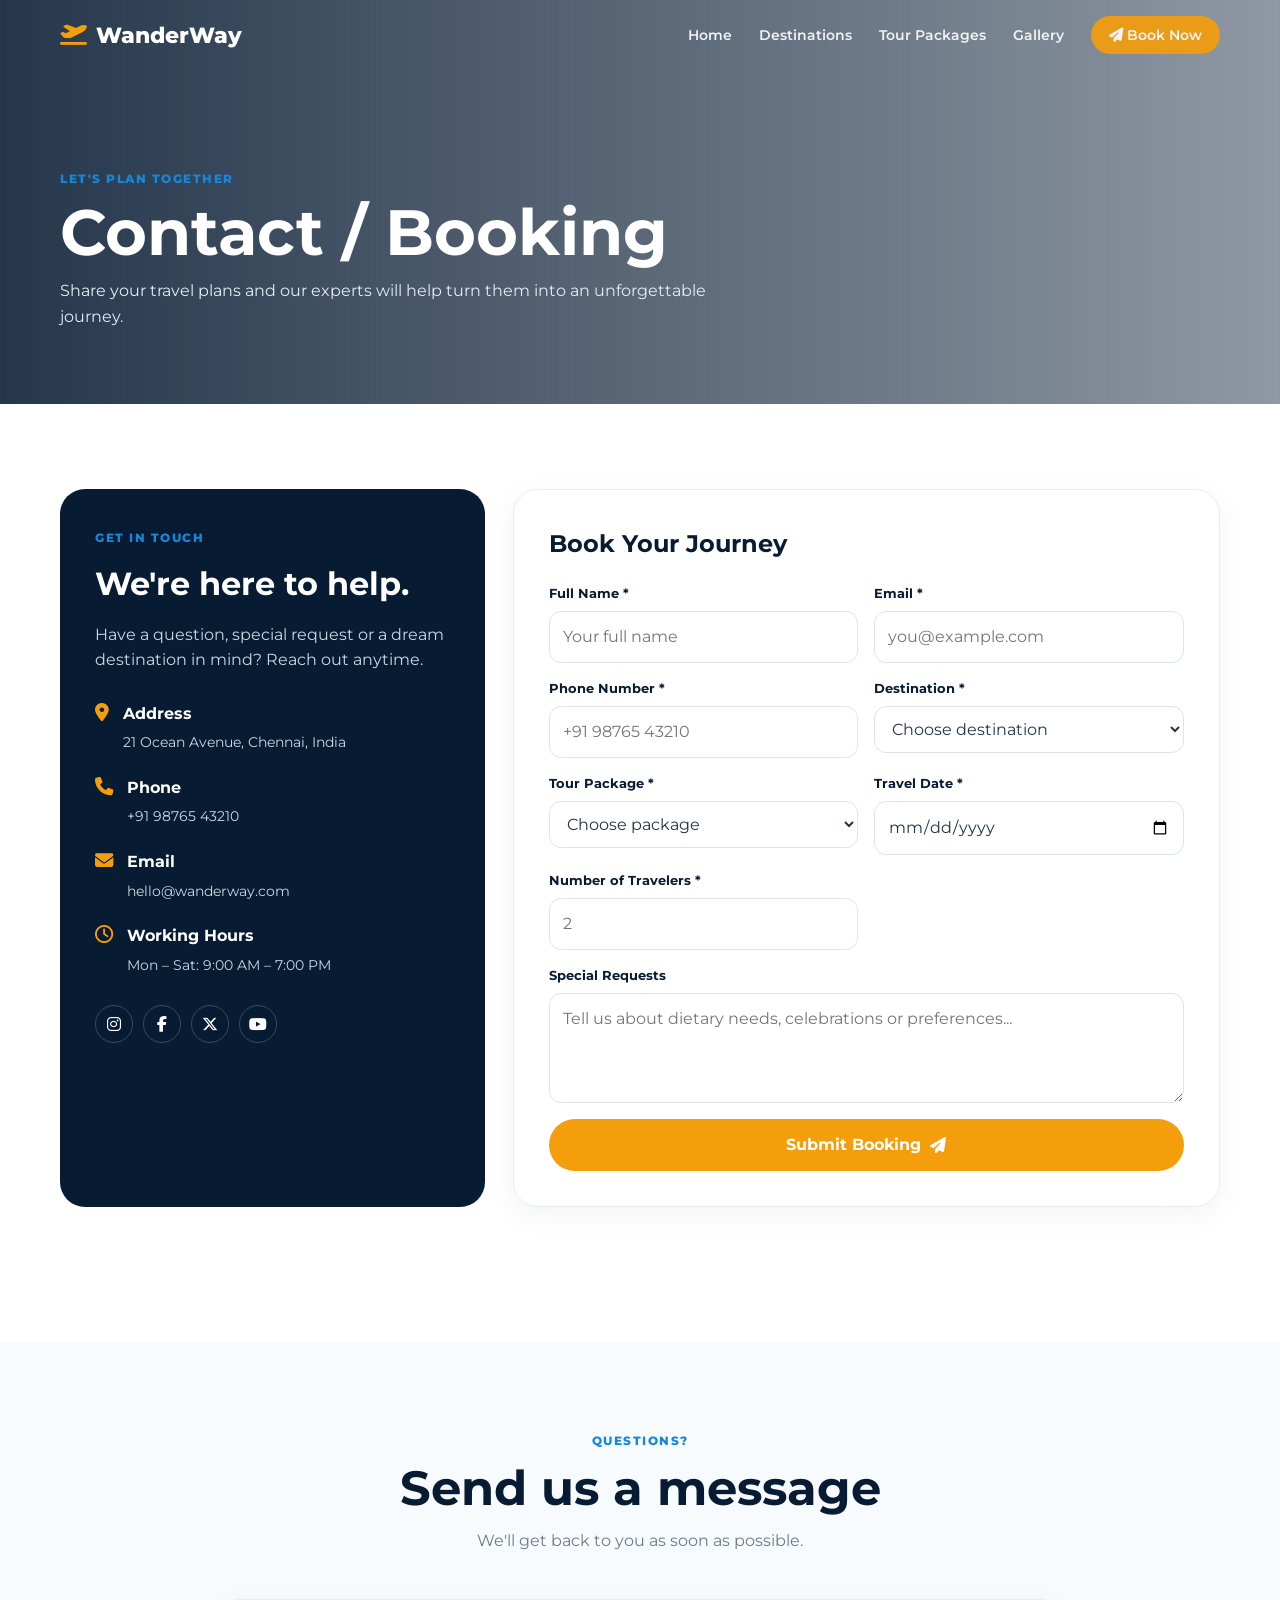
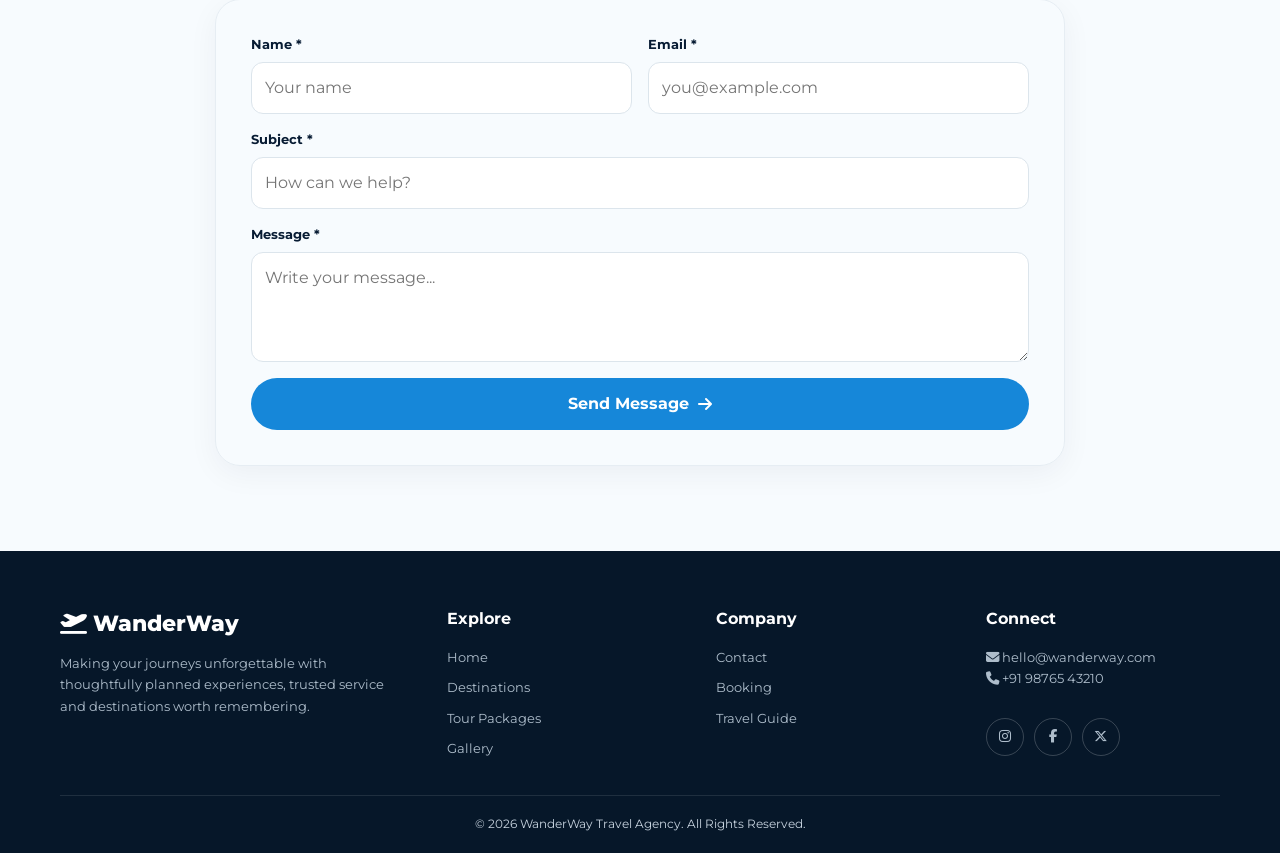
<file: contact.html>
<!DOCTYPE html>
<html lang="en">
<head>
<meta charset="UTF-8">
<meta name="viewport" content="width=device-width, initial-scale=1.0">
<meta name="description" content="WanderWay Travel Agency - unforgettable journeys around the world.">
<title>Contact & Booking | WanderWay</title>
<link rel="preconnect" href="https://fonts.googleapis.com">
<link rel="preconnect" href="https://fonts.gstatic.com" crossorigin>
<link href="https://fonts.googleapis.com/css2?family=Montserrat:wght@400;500;600;700;800&display=swap" rel="stylesheet">
<link rel="stylesheet" href="https://cdnjs.cloudflare.com/ajax/libs/font-awesome/6.5.2/css/all.min.css">
<link rel="stylesheet" href="css/style.css">
</head>
<body>
<header class="site-header">
  <div class="container nav">
    <a class="logo" href="index.html"><i class="fa-solid fa-plane-departure"></i> WanderWay</a>
    <button class="menu-toggle" aria-label="Open navigation"><i class="fa-solid fa-bars"></i></button>
    <ul class="nav-links"><li><a class="" href="index.html">Home</a></li><li><a class="" href="destinations.html">Destinations</a></li><li><a class="" href="packages.html">Tour Packages</a></li><li><a class="" href="gallery.html">Gallery</a></li><li><a class="nav-book" href="contact.html"><i class="fa-solid fa-paper-plane"></i> Book Now</a></li></ul>
  </div>
</header>

<main>
<section class="page-hero"><div class="container reveal"><span class="eyebrow">Let's plan together</span><h1>Contact / Booking</h1><p>Share your travel plans and our experts will help turn them into an unforgettable journey.</p></div></section>
<section class="section" id="booking">
<div class="container contact-layout">
<aside class="contact-info reveal">
  <span class="eyebrow">Get in touch</span><h2>We're here to help.</h2><p>Have a question, special request or a dream destination in mind? Reach out anytime.</p>
  <div class="info-row"><i class="fa-solid fa-location-dot"></i><div><strong>Address</strong><span>21 Ocean Avenue, Chennai, India</span></div></div>
  <div class="info-row"><i class="fa-solid fa-phone"></i><div><strong>Phone</strong><span>+91 98765 43210</span></div></div>
  <div class="info-row"><i class="fa-solid fa-envelope"></i><div><strong>Email</strong><span>hello@wanderway.com</span></div></div>
  <div class="info-row"><i class="fa-regular fa-clock"></i><div><strong>Working Hours</strong><span>Mon – Sat: 9:00 AM – 7:00 PM</span></div></div>
  <div class="socials"><a href="#"><i class="fa-brands fa-instagram"></i></a><a href="#"><i class="fa-brands fa-facebook-f"></i></a><a href="#"><i class="fa-brands fa-x-twitter"></i></a><a href="#"><i class="fa-brands fa-youtube"></i></a></div>
</aside>
<div class="form-card reveal">
  <h2>Book Your Journey</h2>
  <form id="bookingForm">
    <div class="form-grid">
      <div class="form-group"><label>Full Name *</label><input name="name" required placeholder="Your full name"></div>
      <div class="form-group"><label>Email *</label><input name="email" type="email" required placeholder="you@example.com"></div>
      <div class="form-group"><label>Phone Number *</label><input name="phone" required placeholder="+91 98765 43210"></div>
      <div class="form-group"><label>Destination *</label><select name="destination" required><option value="">Choose destination</option><option>Maldives</option><option>Paris</option><option>Dubai</option><option>Bali</option><option>Switzerland</option><option>Tokyo</option><option>New York</option><option>Singapore</option></select></div>
      <div class="form-group"><label>Tour Package *</label><select name="package" required><option value="">Choose package</option><option>Maldives Escape</option><option>Dubai Explorer</option><option>Bali Adventure</option><option>Paris Dream</option><option>Switzerland Experience</option><option>Singapore Discovery</option></select></div>
      <div class="form-group"><label>Travel Date *</label><input name="travelDate" type="date" required></div>
      <div class="form-group"><label>Number of Travelers *</label><input name="travelers" type="number" min="1" max="30" required placeholder="2"></div>
      <div class="form-group full"><label>Special Requests</label><textarea name="requests" placeholder="Tell us about dietary needs, celebrations or preferences..."></textarea></div>
      <div class="form-group full"><button class="btn btn-primary" type="submit">Submit Booking <i class="fa-solid fa-paper-plane"></i></button></div>
    </div>
  </form>
  <div class="success" id="bookingSuccess">🎉 Booking request submitted successfully! Our travel expert will contact you shortly.</div>
</div>
</div></section>

<section class="section small-contact" style="background:#f7fbfe">
<div class="container">
<div class="section-head reveal"><span class="eyebrow">Questions?</span><h2>Send us a message</h2><p>We'll get back to you as soon as possible.</p></div>
<div class="form-card reveal">
<form id="contactForm"><div class="form-grid">
<div class="form-group"><label>Name *</label><input required name="name" placeholder="Your name"></div>
<div class="form-group"><label>Email *</label><input required type="email" name="email" placeholder="you@example.com"></div>
<div class="form-group full"><label>Subject *</label><input required name="subject" placeholder="How can we help?"></div>
<div class="form-group full"><label>Message *</label><textarea required name="message" placeholder="Write your message..."></textarea></div>
<div class="form-group full"><button class="btn btn-blue" type="submit">Send Message <i class="fa-solid fa-arrow-right"></i></button></div>
</div></form>
<div class="success" id="contactSuccess">✓ Message sent successfully! We'll get back to you soon.</div>
</div></div></section>
</main>

<footer>
  <div class="container">
    <div class="footer-grid">
      <div>
        <div class="footer-logo"><i class="fa-solid fa-plane-departure"></i> WanderWay</div>
        <p>Making your journeys unforgettable with thoughtfully planned experiences, trusted service and destinations worth remembering.</p>
      </div>
      <div>
        <h4>Explore</h4>
        <div class="footer-links">
          <a href="index.html">Home</a><a href="destinations.html">Destinations</a>
          <a href="packages.html">Tour Packages</a><a href="gallery.html">Gallery</a>
        </div>
      </div>
      <div>
        <h4>Company</h4>
        <div class="footer-links"><a href="contact.html">Contact</a><a href="contact.html#booking">Booking</a><a href="destinations.html">Travel Guide</a></div>
      </div>
      <div>
        <h4>Connect</h4>
        <p><i class="fa-solid fa-envelope"></i> hello@wanderway.com</p>
        <p><i class="fa-solid fa-phone"></i> +91 98765 43210</p>
        <div class="socials">
          <a href="#" aria-label="Instagram"><i class="fa-brands fa-instagram"></i></a>
          <a href="#" aria-label="Facebook"><i class="fa-brands fa-facebook-f"></i></a>
          <a href="#" aria-label="Twitter"><i class="fa-brands fa-x-twitter"></i></a>
        </div>
      </div>
    </div>
    <div class="copyright">© 2026 WanderWay Travel Agency. All Rights Reserved.</div>
  </div>
</footer>
<button class="to-top" aria-label="Scroll to top"><i class="fa-solid fa-arrow-up"></i></button>
<script src="js/script.js"></script>
</body>
</html>
</file>
<file: css/style.css>
@import url('https://fonts.googleapis.com/css2?family=Montserrat:wght@400;500;600;700;800&display=swap');

:root{
  --navy:#071b33; --blue:#1687d9; --sky:#eaf6ff; --orange:#f59e0b;
  --white:#fff; --text:#243447; --muted:#6b7a8c; --border:#e6edf3;
  --shadow:0 15px 40px rgba(7,27,51,.10); --radius:22px;
}
*{box-sizing:border-box;margin:0;padding:0}
html{scroll-behavior:smooth}
body{font-family:'Montserrat',sans-serif;color:var(--text);background:#fff;line-height:1.6;overflow-x:hidden}
a{text-decoration:none;color:inherit}
img{display:block;width:100%;object-fit:cover}
button,input,select,textarea{font:inherit}
.container{width:min(1160px,92%);margin:auto}
.section{padding:85px 0}
.section-head{text-align:center;max-width:700px;margin:0 auto 45px}
.section-head .eyebrow,.eyebrow{display:inline-block;color:var(--blue);font-size:.78rem;font-weight:800;letter-spacing:1.5px;text-transform:uppercase;margin-bottom:10px}
.section-head h2{font-size:clamp(2rem,4vw,3rem);line-height:1.15;color:var(--navy);margin-bottom:12px}
.section-head p{color:var(--muted)}
.btn{display:inline-flex;align-items:center;justify-content:center;gap:9px;border:0;border-radius:999px;padding:13px 21px;font-weight:700;cursor:pointer;transition:.25s}
.btn-primary{background:var(--orange);color:#fff}.btn-primary:hover{transform:translateY(-3px);box-shadow:0 12px 25px rgba(245,158,11,.25)}
.btn-outline{border:1.5px solid rgba(255,255,255,.6);color:#fff;background:transparent}.btn-outline:hover{background:#fff;color:var(--navy)}
.btn-blue{background:var(--blue);color:#fff}.btn-blue:hover{transform:translateY(-3px)}
.btn-light{background:#fff;color:var(--navy);box-shadow:var(--shadow)}

.site-header{position:fixed;top:0;left:0;width:100%;z-index:1000;padding:18px 0;transition:.3s}
.site-header.scrolled{background:rgba(7,27,51,.96);padding:11px 0;box-shadow:0 5px 25px rgba(0,0,0,.12)}
.nav{display:flex;align-items:center;justify-content:space-between}
.logo{display:flex;align-items:center;gap:9px;color:#fff;font-size:1.35rem;font-weight:800}
.logo i{color:var(--orange)}
.nav-links{display:flex;align-items:center;gap:27px;list-style:none;color:#fff;font-size:.9rem;font-weight:600}
.nav-links a{opacity:.9;transition:.2s}.nav-links a:hover,.nav-links a.active{color:#ffd38a;opacity:1}
.nav-links .nav-book{background:var(--orange);padding:10px 18px;border-radius:999px;color:#fff}
.menu-toggle{display:none;color:#fff;background:none;border:0;font-size:1.4rem;cursor:pointer}

.hero{min-height:760px;display:grid;place-items:center;color:#fff;position:relative;background:
linear-gradient(90deg,rgba(3,20,39,.82),rgba(3,20,39,.28)),
url('https://images.unsplash.com/photo-1500530855697-b586d89ba3ee?auto=format&fit=crop&w=2000&q=85') center/cover}
.hero-content{padding-top:70px;max-width:800px}.hero h1{font-size:clamp(2.8rem,7vw,5.5rem);line-height:1.02;margin:13px 0 20px}.hero p{font-size:1.08rem;max-width:650px;color:#e7eef5;margin-bottom:30px}
.hero-actions{display:flex;gap:12px;flex-wrap:wrap}
.travel-search{background:#fff;border-radius:18px;padding:13px;display:grid;grid-template-columns:1.2fr 1fr .8fr auto;gap:8px;margin-top:45px;box-shadow:0 20px 45px rgba(0,0,0,.2)}
.search-field{display:flex;align-items:center;gap:9px;padding:10px 13px;border-right:1px solid var(--border);color:var(--muted)}
.search-field i{color:var(--blue)}.search-field input{width:100%;border:0;outline:0;color:var(--text)}
.travel-search .btn{border-radius:12px}

.cards{display:grid;grid-template-columns:repeat(4,1fr);gap:22px}
.card{background:#fff;border:1px solid var(--border);border-radius:var(--radius);overflow:hidden;box-shadow:0 8px 25px rgba(7,27,51,.05);transition:.3s}
.card:hover{transform:translateY(-7px);box-shadow:var(--shadow)}
.destination-card .image-wrap{height:230px;overflow:hidden;position:relative}.destination-card img{height:100%;transition:.5s}.destination-card:hover img{transform:scale(1.06)}
.card-body{padding:20px}.card-body h3{color:var(--navy);margin-bottom:7px}.card-body p{color:var(--muted);font-size:.88rem;margin-bottom:14px}
.card-meta{display:flex;justify-content:space-between;align-items:center;font-size:.82rem}.price{font-weight:800;color:var(--navy)}.rating{color:#e89b00;font-weight:700}
.feature-grid{display:grid;grid-template-columns:repeat(4,1fr);gap:20px}.feature{padding:28px 22px;border:1px solid var(--border);border-radius:20px;text-align:center;background:#fff}.feature i{font-size:1.8rem;color:var(--blue);margin-bottom:13px}.feature h3{font-size:1rem;color:var(--navy);margin-bottom:7px}.feature p{font-size:.83rem;color:var(--muted)}
.split-banner{background:var(--navy);color:#fff;border-radius:30px;overflow:hidden;display:grid;grid-template-columns:1fr 1fr;box-shadow:var(--shadow)}.split-banner img{height:100%;min-height:370px}.split-copy{padding:55px}.split-copy h2{font-size:clamp(2rem,4vw,3rem);line-height:1.1;margin:10px 0 15px}.split-copy p{color:#c9d5e2;margin-bottom:25px}
.testimonials{display:grid;grid-template-columns:repeat(3,1fr);gap:22px}.testimonial{padding:27px;border-radius:20px;background:#f7fbfe}.person{display:flex;align-items:center;gap:12px;margin-top:18px}.person img{width:45px;height:45px;border-radius:50%}.stars{color:#f5a400;letter-spacing:2px;font-size:.85rem;margin-bottom:12px}
.cta{background:linear-gradient(135deg,var(--blue),#075a9b);color:#fff;border-radius:30px;text-align:center;padding:65px 25px}.cta h2{font-size:clamp(2rem,4vw,3.2rem);margin-bottom:10px}.cta p{margin-bottom:24px;color:#dcefff}

.page-hero{padding:165px 0 75px;background:linear-gradient(90deg,rgba(7,27,51,.88),rgba(7,27,51,.45)),url('https://images.unsplash.com/photo-1469474968028-56623f02e42e?auto=format&fit=crop&w=1800&q=85') center/cover;color:#fff}.page-hero h1{font-size:clamp(2.5rem,6vw,4rem);line-height:1.05}.page-hero p{margin-top:12px;color:#e3edf6;max-width:650px}
.filters{display:flex;justify-content:center;gap:10px;flex-wrap:wrap;margin-bottom:35px}.filter-btn{border:1px solid var(--border);background:#fff;color:var(--muted);padding:10px 18px;border-radius:999px;cursor:pointer;font-weight:600}.filter-btn.active,.filter-btn:hover{background:var(--navy);color:#fff;border-color:var(--navy)}
.destination-grid,.package-grid{display:grid;grid-template-columns:repeat(3,1fr);gap:25px}
.destination-item .image-wrap{height:245px;position:relative;overflow:hidden}.destination-item img{height:100%;transition:.5s}.destination-item:hover img{transform:scale(1.07)}
.badge{position:absolute;top:15px;left:15px;background:#fff;color:var(--navy);padding:6px 11px;border-radius:999px;font-size:.72rem;font-weight:800}
.package-card{position:relative}.package-card .image-wrap{height:230px;overflow:hidden}.package-card img{height:100%}.package-card .card-body{padding:22px}.package-top{display:flex;justify-content:space-between;gap:12px}.package-top h3{font-size:1.15rem}.days{color:var(--blue);font-size:.76rem;font-weight:800}.includes{display:flex;flex-wrap:wrap;gap:8px;margin:15px 0}.includes span{background:var(--sky);color:#17618f;padding:6px 9px;border-radius:8px;font-size:.72rem}.package-bottom{display:flex;align-items:center;justify-content:space-between;border-top:1px solid var(--border);padding-top:15px}

.gallery-grid{display:grid;grid-template-columns:repeat(4,1fr);grid-auto-rows:190px;gap:14px}.gallery-item{border-radius:18px;overflow:hidden;cursor:pointer;position:relative}.gallery-item:nth-child(3n+1){grid-row:span 2}.gallery-item img{height:100%;transition:.45s}.gallery-item:hover img{transform:scale(1.07)}.gallery-overlay{position:absolute;inset:0;background:linear-gradient(transparent,rgba(0,0,0,.55));opacity:0;transition:.3s}.gallery-item:hover .gallery-overlay{opacity:1}
.lightbox{position:fixed;inset:0;background:rgba(0,0,0,.9);z-index:2000;display:none;align-items:center;justify-content:center;padding:30px}.lightbox.show{display:flex}.lightbox img{max-width:min(1000px,90vw);max-height:82vh;width:auto;border-radius:12px}.lightbox button{position:absolute;background:rgba(255,255,255,.12);color:#fff;border:1px solid rgba(255,255,255,.25);width:45px;height:45px;border-radius:50%;cursor:pointer;font-size:1.2rem}.lightbox-close{top:25px;right:25px}.lightbox-prev{left:25px}.lightbox-next{right:25px}

.contact-layout{display:grid;grid-template-columns:.75fr 1.25fr;gap:28px}.contact-info{background:var(--navy);color:#fff;border-radius:25px;padding:35px}.contact-info h2{font-size:2rem;margin-bottom:12px}.contact-info>p{color:#cbd8e4;margin-bottom:28px}.info-row{display:flex;gap:14px;margin:20px 0}.info-row i{color:var(--orange);font-size:1.15rem;margin-top:3px}.info-row strong{display:block;margin-bottom:3px}.info-row span{color:#cbd8e4;font-size:.86rem}.socials{display:flex;gap:10px;margin-top:28px}.socials a{width:38px;height:38px;display:grid;place-items:center;border:1px solid rgba(255,255,255,.2);border-radius:50%;transition:.2s}.socials a:hover{background:var(--orange)}
.form-card{border:1px solid var(--border);border-radius:25px;padding:35px;box-shadow:0 8px 30px rgba(7,27,51,.05)}.form-card h2{color:var(--navy);margin-bottom:20px}.form-grid{display:grid;grid-template-columns:1fr 1fr;gap:16px}.form-group{display:flex;flex-direction:column;gap:7px}.form-group.full{grid-column:1/-1}.form-group label{font-size:.8rem;font-weight:700;color:var(--navy)}.form-group input,.form-group select,.form-group textarea{border:1px solid #dce5ec;border-radius:12px;padding:12px 13px;outline:none;background:#fff;color:var(--text);transition:.2s}.form-group input:focus,.form-group select:focus,.form-group textarea:focus{border-color:var(--blue);box-shadow:0 0 0 3px rgba(22,135,217,.1)}textarea{min-height:110px;resize:vertical}.success{display:none;margin-top:18px;padding:15px;border-radius:12px;background:#eaf9f0;color:#15713b;font-weight:700}.success.show{display:block}
.small-contact{margin-top:50px}.small-contact .form-card{max-width:850px;margin:auto}

footer{background:#061729;color:#c7d3df;padding:55px 0 20px}.footer-grid{display:grid;grid-template-columns:1.5fr 1fr 1fr 1fr;gap:35px}.footer-logo{color:#fff;font-size:1.35rem;font-weight:800;margin-bottom:12px}.footer-grid h4{color:#fff;margin-bottom:15px}.footer-grid p,.footer-grid a{font-size:.84rem;color:#aebdcb}.footer-links{display:grid;gap:9px}.footer-links a:hover{color:#fff}.copyright{border-top:1px solid rgba(255,255,255,.1);margin-top:35px;padding-top:18px;text-align:center;font-size:.75rem}
.to-top{position:fixed;right:20px;bottom:20px;width:45px;height:45px;border:0;border-radius:50%;background:var(--orange);color:#fff;cursor:pointer;display:none;z-index:900;box-shadow:0 8px 20px rgba(245,158,11,.3)}.to-top.show{display:block}
.reveal{opacity:0;transform:translateY(22px);transition:.7s}.reveal.visible{opacity:1;transform:none}
.empty{grid-column:1/-1;text-align:center;padding:40px;color:var(--muted)}

@media(max-width:900px){
  .cards,.feature-grid{grid-template-columns:repeat(2,1fr)}
  .destination-grid,.package-grid{grid-template-columns:repeat(2,1fr)}
  .gallery-grid{grid-template-columns:repeat(3,1fr)}
  .travel-search{grid-template-columns:1fr 1fr}.travel-search .btn{grid-column:1/-1}
  .split-banner{grid-template-columns:1fr}.split-banner img{min-height:260px}.split-copy{padding:38px}
  .contact-layout{grid-template-columns:1fr}.footer-grid{grid-template-columns:1.5fr 1fr 1fr}
}
@media(max-width:700px){
  .section{padding:65px 0}.site-header{padding:14px 0}.menu-toggle{display:block}
  .nav-links{position:absolute;top:100%;left:4%;right:4%;display:none;flex-direction:column;align-items:stretch;gap:0;background:var(--navy);padding:12px;border-radius:15px;box-shadow:var(--shadow)}
  .nav-links.open{display:flex}.nav-links a{display:block;padding:12px 14px}.nav-links .nav-book{text-align:center;margin:5px}
  .hero{min-height:780px}.hero-content{padding-top:85px}.hero h1{font-size:3rem}.travel-search{grid-template-columns:1fr}
  .search-field{border-right:0;border-bottom:1px solid var(--border)}.search-field:last-of-type{border-bottom:0}
  .cards,.feature-grid,.destination-grid,.package-grid,.testimonials{grid-template-columns:1fr}
  .gallery-grid{grid-template-columns:repeat(2,1fr);grid-auto-rows:160px}.gallery-item:nth-child(3n+1){grid-row:span 1}
  .page-hero{padding:135px 0 60px}.form-grid{grid-template-columns:1fr}.form-group.full{grid-column:auto}
  .footer-grid{grid-template-columns:1fr 1fr}.footer-grid>div:first-child{grid-column:1/-1}
}
@media(max-width:420px){
  .footer-grid{grid-template-columns:1fr}.footer-grid>div:first-child{grid-column:auto}
  .gallery-grid{grid-template-columns:1fr 1fr;gap:9px}.gallery-grid{grid-auto-rows:135px}
}
</file>
